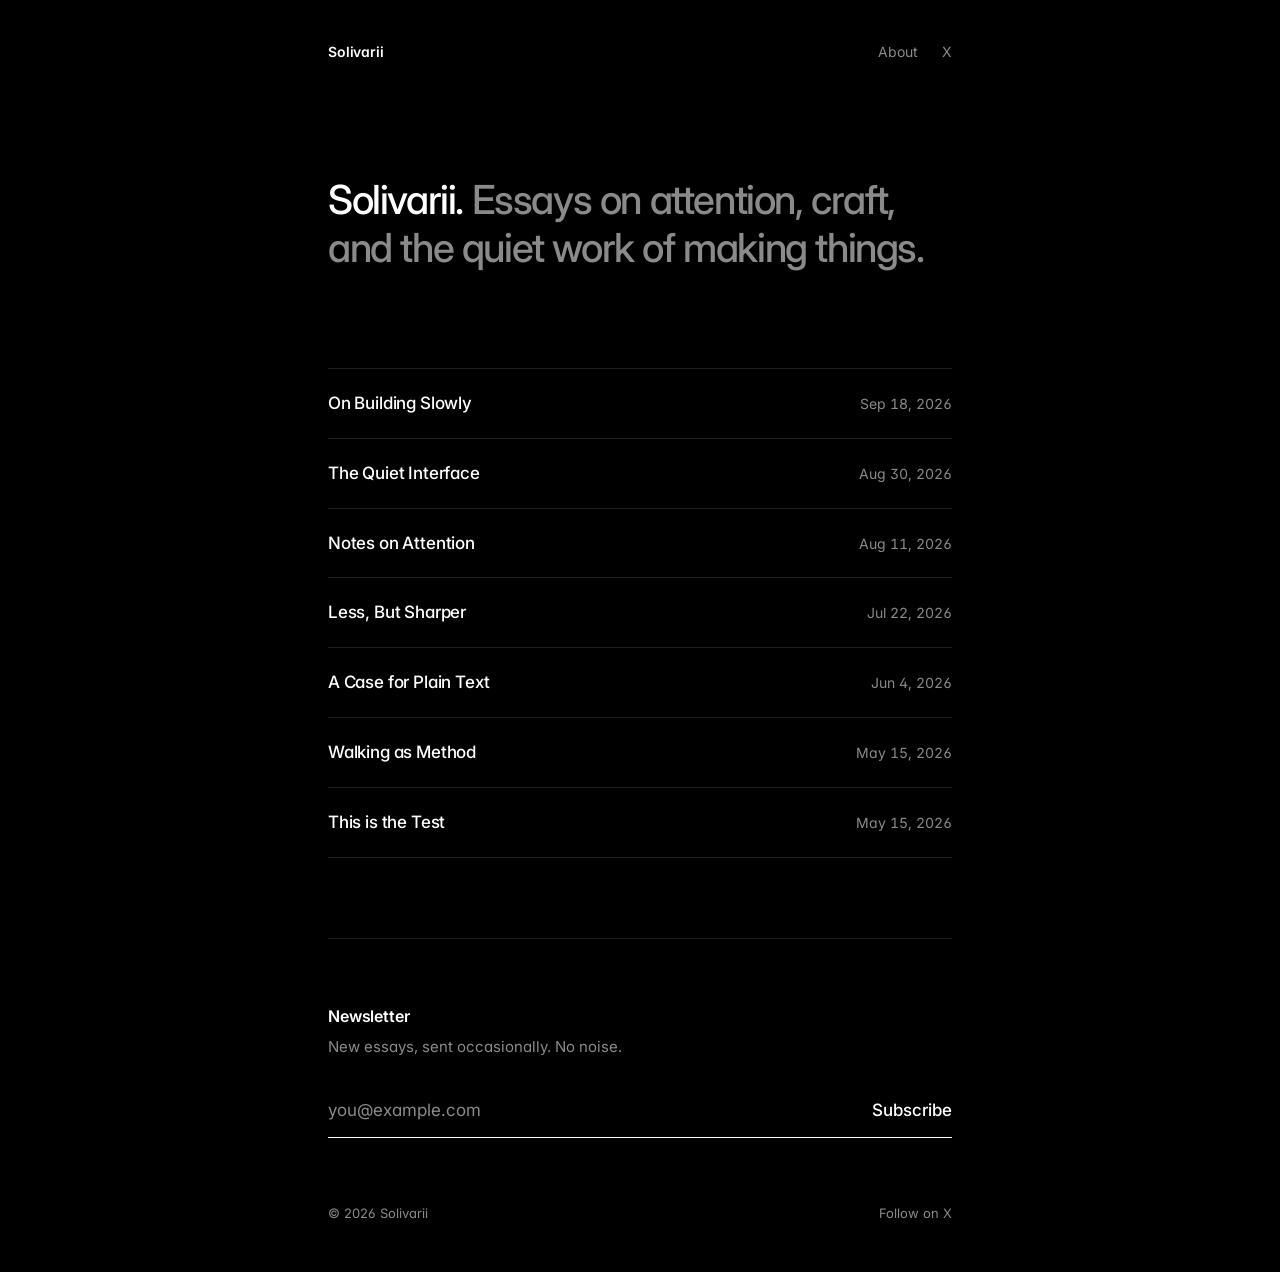
<file: index.html>
<!doctype html>
<html lang="en">
<head>
<meta charset="utf-8">
<meta name="viewport" content="width=device-width, initial-scale=1">
<title>Solivarii</title>
<meta name="description" content="Essays on attention, craft, and the quiet work of making things.">
<meta name="theme-color" content="#000000">
<link rel="preconnect" href="https://fonts.googleapis.com">
<link rel="preconnect" href="https://fonts.gstatic.com" crossorigin>
<link rel="stylesheet" href="https://fonts.googleapis.com/css2?family=Inter:wght@400;500;600&display=swap">
<link rel="stylesheet" href="style.css">
</head>
<body>
<div class="wrap">
<header class="site-header">
<a class="wordmark" href="index.html">Solivarii</a>
<nav class="site-nav">
<a href="about.html">About</a>
<a href="https://x.com/solivarii" rel="me noopener" target="_blank">X</a>
</nav>
</header>
<main>
<h1 class="intro">Solivarii. <span>Essays on attention, craft, and the quiet work of making things.</span></h1>
<ul class="post-list">
<li><a href="posts/on-building-slowly.html"><span class="title">On Building Slowly</span><time datetime="2026-09-18">Sep 18, 2026</time></a></li>
<li><a href="posts/the-quiet-interface.html"><span class="title">The Quiet Interface</span><time datetime="2026-08-30">Aug 30, 2026</time></a></li>
<li><a href="posts/notes-on-attention.html"><span class="title">Notes on Attention</span><time datetime="2026-08-11">Aug 11, 2026</time></a></li>
<li><a href="posts/less-but-sharper.html"><span class="title">Less, But Sharper</span><time datetime="2026-07-22">Jul 22, 2026</time></a></li>
<li><a href="posts/a-case-for-plain-text.html"><span class="title">A Case for Plain Text</span><time datetime="2026-06-04">Jun 4, 2026</time></a></li>
<li><a href="posts/walking-as-method.html"><span class="title">Walking as Method</span><time datetime="2026-05-15">May 15, 2026</time></a></li>
<li><a href="posts/this-is-the-test.html"><span class="title">This is the Test</span><time datetime="2026-05-15">May 15, 2026</time></a></li>
</ul>
</main>
<footer class="site-footer">
<section class="newsletter" id="newsletter">
<h2>Newsletter</h2>
<p>New essays, sent occasionally. No noise.</p>
<form method="post" action="https://listmonk.example.com/subscription/form">
<input type="hidden" name="nonce">
<input type="hidden" name="l" value="00000000-0000-0000-0000-000000000000">
<label class="visually-hidden" for="email">Email address</label>
<input id="email" type="email" name="email" placeholder="you@example.com" required autocomplete="email">
<button type="submit">Subscribe</button>
</form>
</section>
<div class="colophon">
<span>&copy; 2026 Solivarii</span>
<a href="https://x.com/solivarii" rel="me noopener" target="_blank">Follow on X</a>
</div>
</footer>
</div>
</body>
</html>
</file>
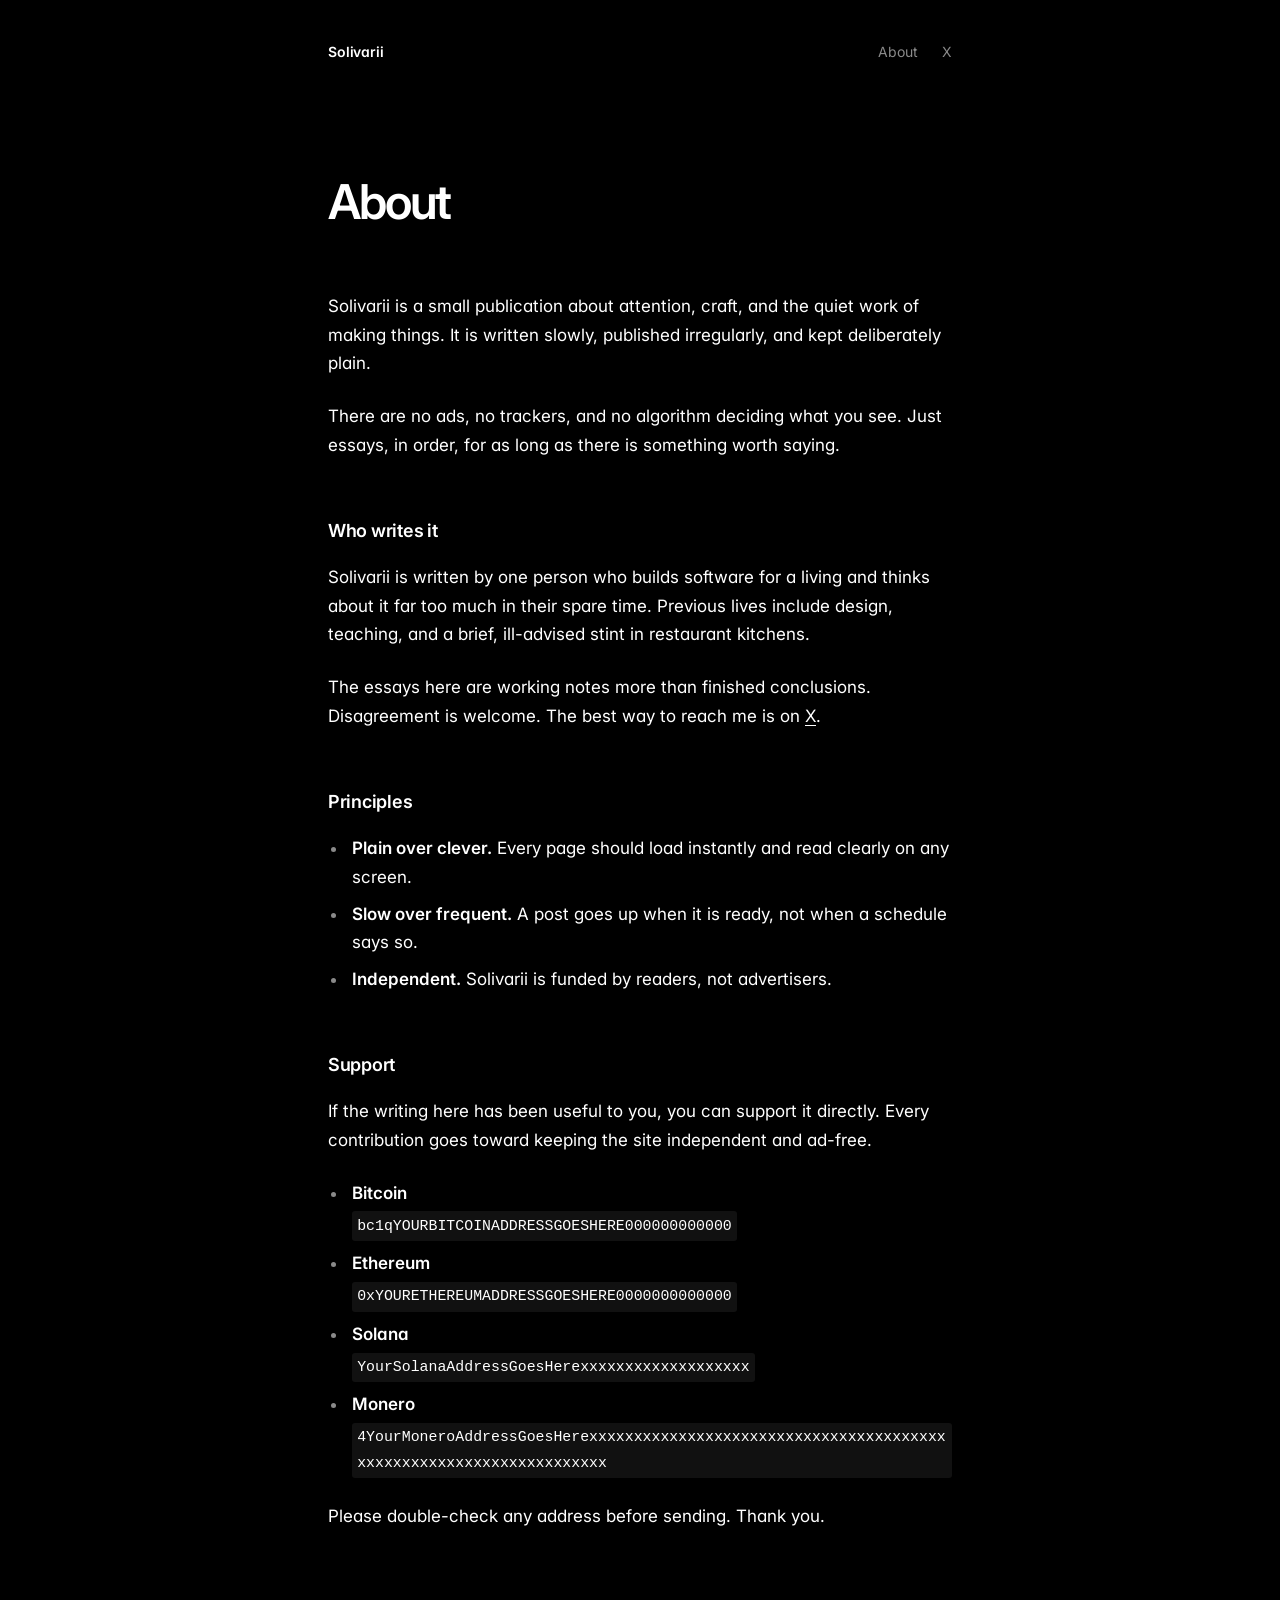
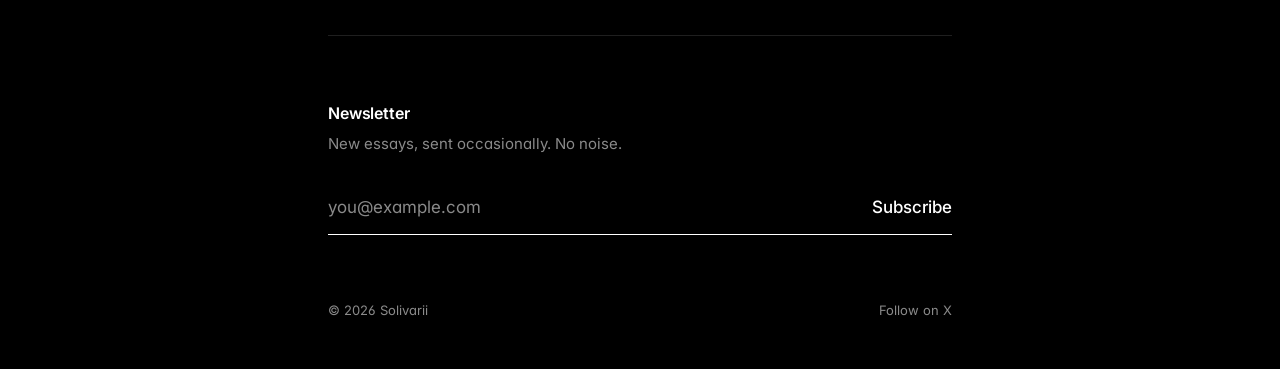
<file: about.html>
<!doctype html>
<html lang="en">
<head>
<meta charset="utf-8">
<meta name="viewport" content="width=device-width, initial-scale=1">
<title>About — Solivarii</title>
<meta name="description" content="What Solivarii is, who writes it, and how to support it.">
<meta name="theme-color" content="#000000">
<link rel="preconnect" href="https://fonts.googleapis.com">
<link rel="preconnect" href="https://fonts.gstatic.com" crossorigin>
<link rel="stylesheet" href="https://fonts.googleapis.com/css2?family=Inter:wght@400;500;600&display=swap">
<link rel="stylesheet" href="style.css">
</head>
<body>
<div class="wrap">
<header class="site-header">
<a class="wordmark" href="index.html">Solivarii</a>
<nav class="site-nav">
<a href="about.html">About</a>
<a href="https://x.com/solivarii" rel="me noopener" target="_blank">X</a>
</nav>
</header>
<main>
<article class="post page">
<h1>About</h1>
<p>Solivarii is a small publication about attention, craft, and the quiet work of making things. It is written slowly, published irregularly, and kept deliberately plain.</p>
<p>There are no ads, no trackers, and no algorithm deciding what you see. Just essays, in order, for as long as there is something worth saying.</p>
<h2>Who writes it</h2>
<p>Solivarii is written by one person who builds software for a living and thinks about it far too much in their spare time. Previous lives include design, teaching, and a brief, ill-advised stint in restaurant kitchens.</p>
<p>The essays here are working notes more than finished conclusions. Disagreement is welcome. The best way to reach me is on <a href="https://x.com/solivarii">X</a>.</p>
<h2>Principles</h2>
<ul>
<li><strong>Plain over clever.</strong> Every page should load instantly and read clearly on any screen.</li>
<li><strong>Slow over frequent.</strong> A post goes up when it is ready, not when a schedule says so.</li>
<li><strong>Independent.</strong> Solivarii is funded by readers, not advertisers.</li>
</ul>
<h2>Support</h2>
<p>If the writing here has been useful to you, you can support it directly. Every contribution goes toward keeping the site independent and ad-free.</p>
<ul>
<li><strong>Bitcoin</strong> <code>bc1qYOURBITCOINADDRESSGOESHERE000000000000</code></li>
<li><strong>Ethereum</strong> <code>0xYOURETHEREUMADDRESSGOESHERE0000000000000</code></li>
<li><strong>Solana</strong> <code>YourSolanaAddressGoesHerexxxxxxxxxxxxxxxxxxx</code></li>
<li><strong>Monero</strong> <code>4YourMoneroAddressGoesHerexxxxxxxxxxxxxxxxxxxxxxxxxxxxxxxxxxxxxxxxxxxxxxxxxxxxxxxxxxxxxxxxxxxx</code></li>
</ul>
<p>Please double-check any address before sending. Thank you.</p>
</article>
</main>
<footer class="site-footer">
<section class="newsletter" id="newsletter">
<h2>Newsletter</h2>
<p>New essays, sent occasionally. No noise.</p>
<form method="post" action="https://listmonk.example.com/subscription/form">
<input type="hidden" name="nonce">
<input type="hidden" name="l" value="00000000-0000-0000-0000-000000000000">
<label class="visually-hidden" for="email">Email address</label>
<input id="email" type="email" name="email" placeholder="you@example.com" required autocomplete="email">
<button type="submit">Subscribe</button>
</form>
</section>
<div class="colophon">
<span>&copy; 2026 Solivarii</span>
<a href="https://x.com/solivarii" rel="me noopener" target="_blank">Follow on X</a>
</div>
</footer>
</div>
</body>
</html>
</file>
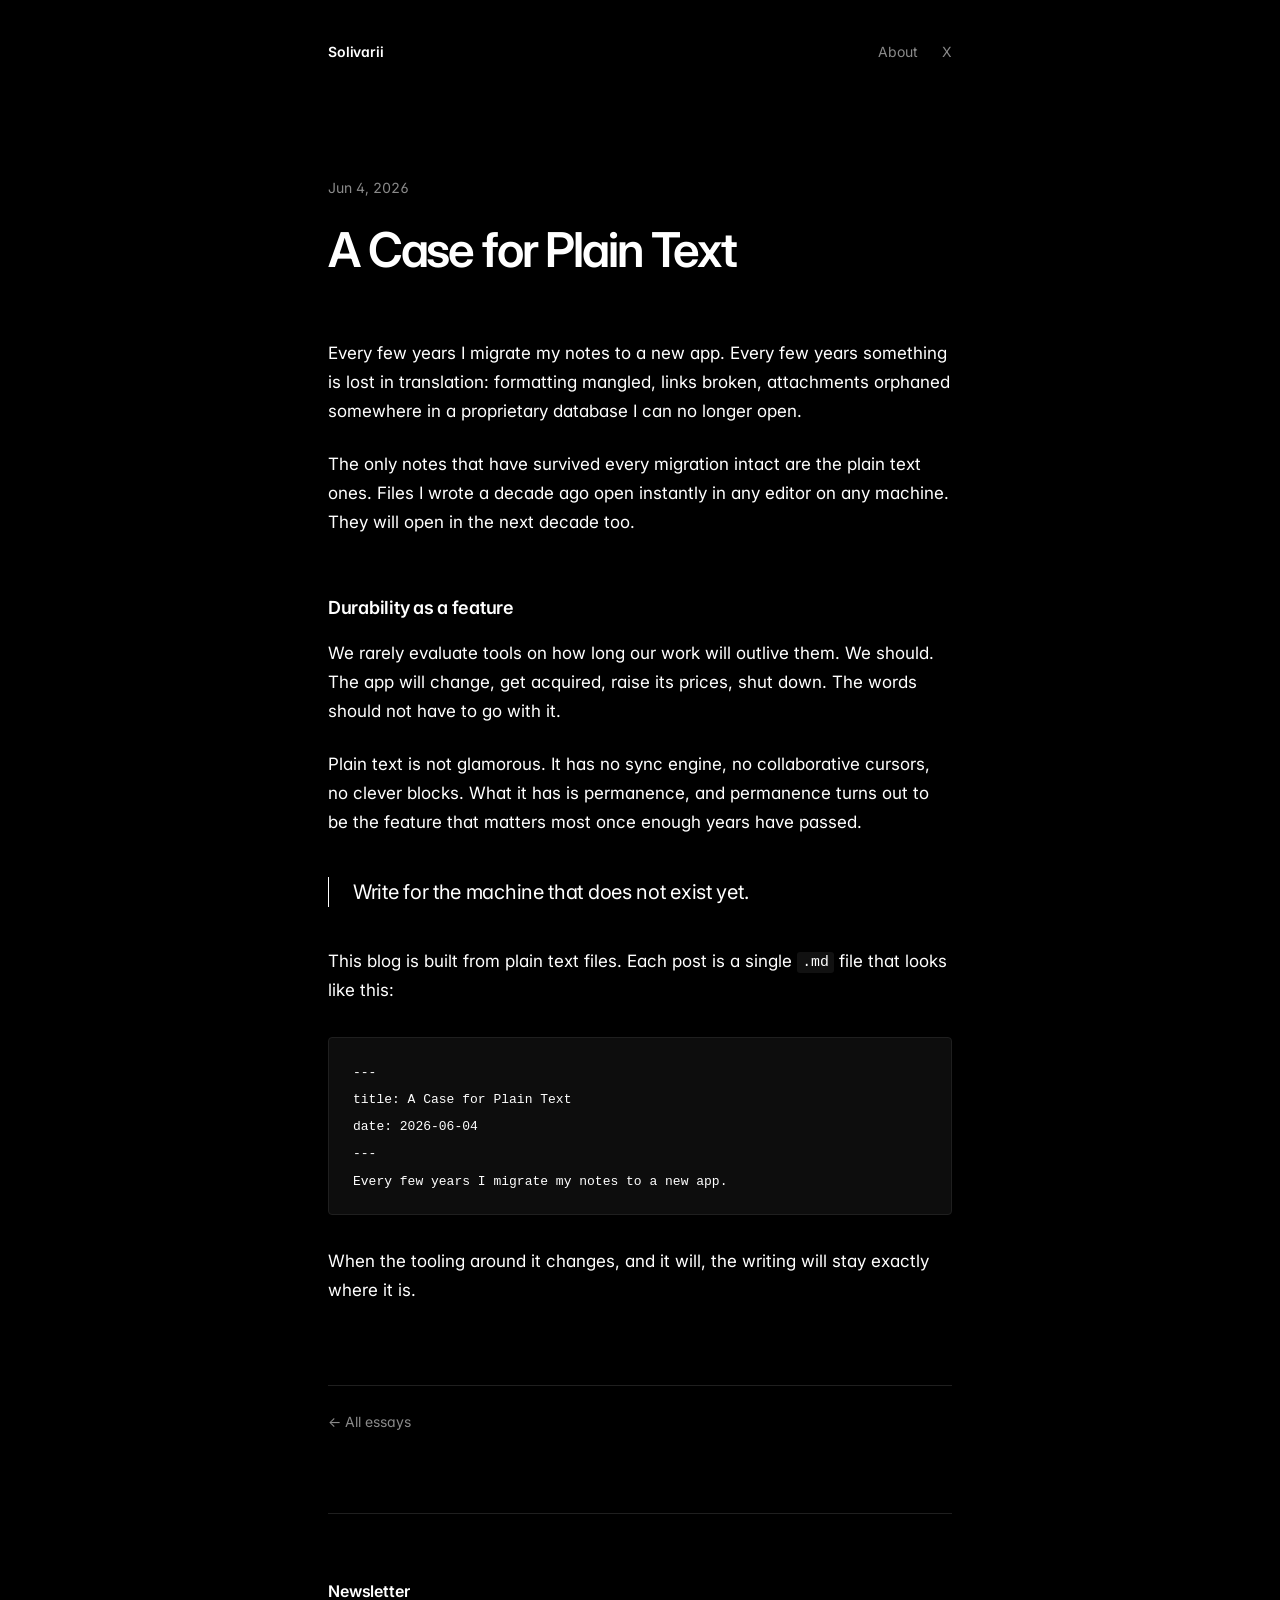
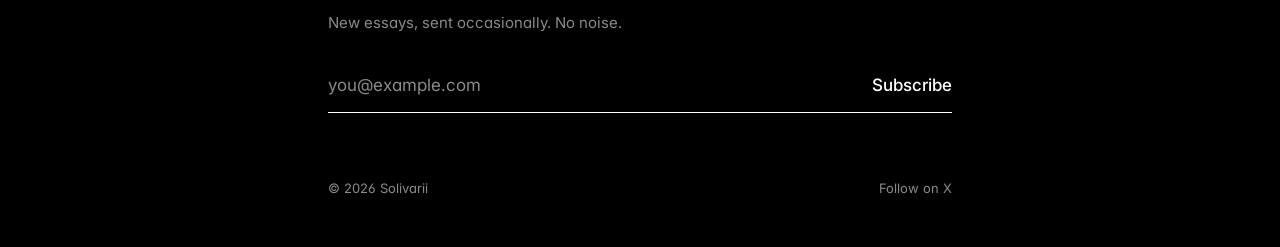
<file: posts/a-case-for-plain-text.html>
<!doctype html>
<html lang="en">
<head>
<meta charset="utf-8">
<meta name="viewport" content="width=device-width, initial-scale=1">
<title>A Case for Plain Text — Solivarii</title>
<meta name="description" content="Essays on attention, craft, and the quiet work of making things.">
<meta name="theme-color" content="#000000">
<link rel="preconnect" href="https://fonts.googleapis.com">
<link rel="preconnect" href="https://fonts.gstatic.com" crossorigin>
<link rel="stylesheet" href="https://fonts.googleapis.com/css2?family=Inter:wght@400;500;600&display=swap">
<link rel="stylesheet" href="../style.css">
</head>
<body>
<div class="wrap">
<header class="site-header">
<a class="wordmark" href="../index.html">Solivarii</a>
<nav class="site-nav">
<a href="../about.html">About</a>
<a href="https://x.com/solivarii" rel="me noopener" target="_blank">X</a>
</nav>
</header>
<main>
<article class="post">
<p class="post-meta"><time datetime="2026-06-04">Jun 4, 2026</time></p>
<h1>A Case for Plain Text</h1>
<p>Every few years I migrate my notes to a new app. Every few years something is lost in translation: formatting mangled, links broken, attachments orphaned somewhere in a proprietary database I can no longer open.</p>
<p>The only notes that have survived every migration intact are the plain text ones. Files I wrote a decade ago open instantly in any editor on any machine. They will open in the next decade too.</p>
<h2>Durability as a feature</h2>
<p>We rarely evaluate tools on how long our work will outlive them. We should. The app will change, get acquired, raise its prices, shut down. The words should not have to go with it.</p>
<p>Plain text is not glamorous. It has no sync engine, no collaborative cursors, no clever blocks. What it has is permanence, and permanence turns out to be the feature that matters most once enough years have passed.</p>
<blockquote>
<p>Write for the machine that does not exist yet.</p>
</blockquote>
<p>This blog is built from plain text files. Each post is a single <code>.md</code> file that looks like this:</p>
<pre><code class="language-markdown">---
title: A Case for Plain Text
date: 2026-06-04
---
Every few years I migrate my notes to a new app.
</code></pre>
<p>When the tooling around it changes, and it will, the writing will stay exactly where it is.</p>
</article>
<nav class="post-nav"><a href="../index.html">&larr; All essays</a></nav>
</main>
<footer class="site-footer">
<section class="newsletter" id="newsletter">
<h2>Newsletter</h2>
<p>New essays, sent occasionally. No noise.</p>
<form method="post" action="https://listmonk.example.com/subscription/form">
<input type="hidden" name="nonce">
<input type="hidden" name="l" value="00000000-0000-0000-0000-000000000000">
<label class="visually-hidden" for="email">Email address</label>
<input id="email" type="email" name="email" placeholder="you@example.com" required autocomplete="email">
<button type="submit">Subscribe</button>
</form>
</section>
<div class="colophon">
<span>&copy; 2026 Solivarii</span>
<a href="https://x.com/solivarii" rel="me noopener" target="_blank">Follow on X</a>
</div>
</footer>
</div>
</body>
</html>
</file>
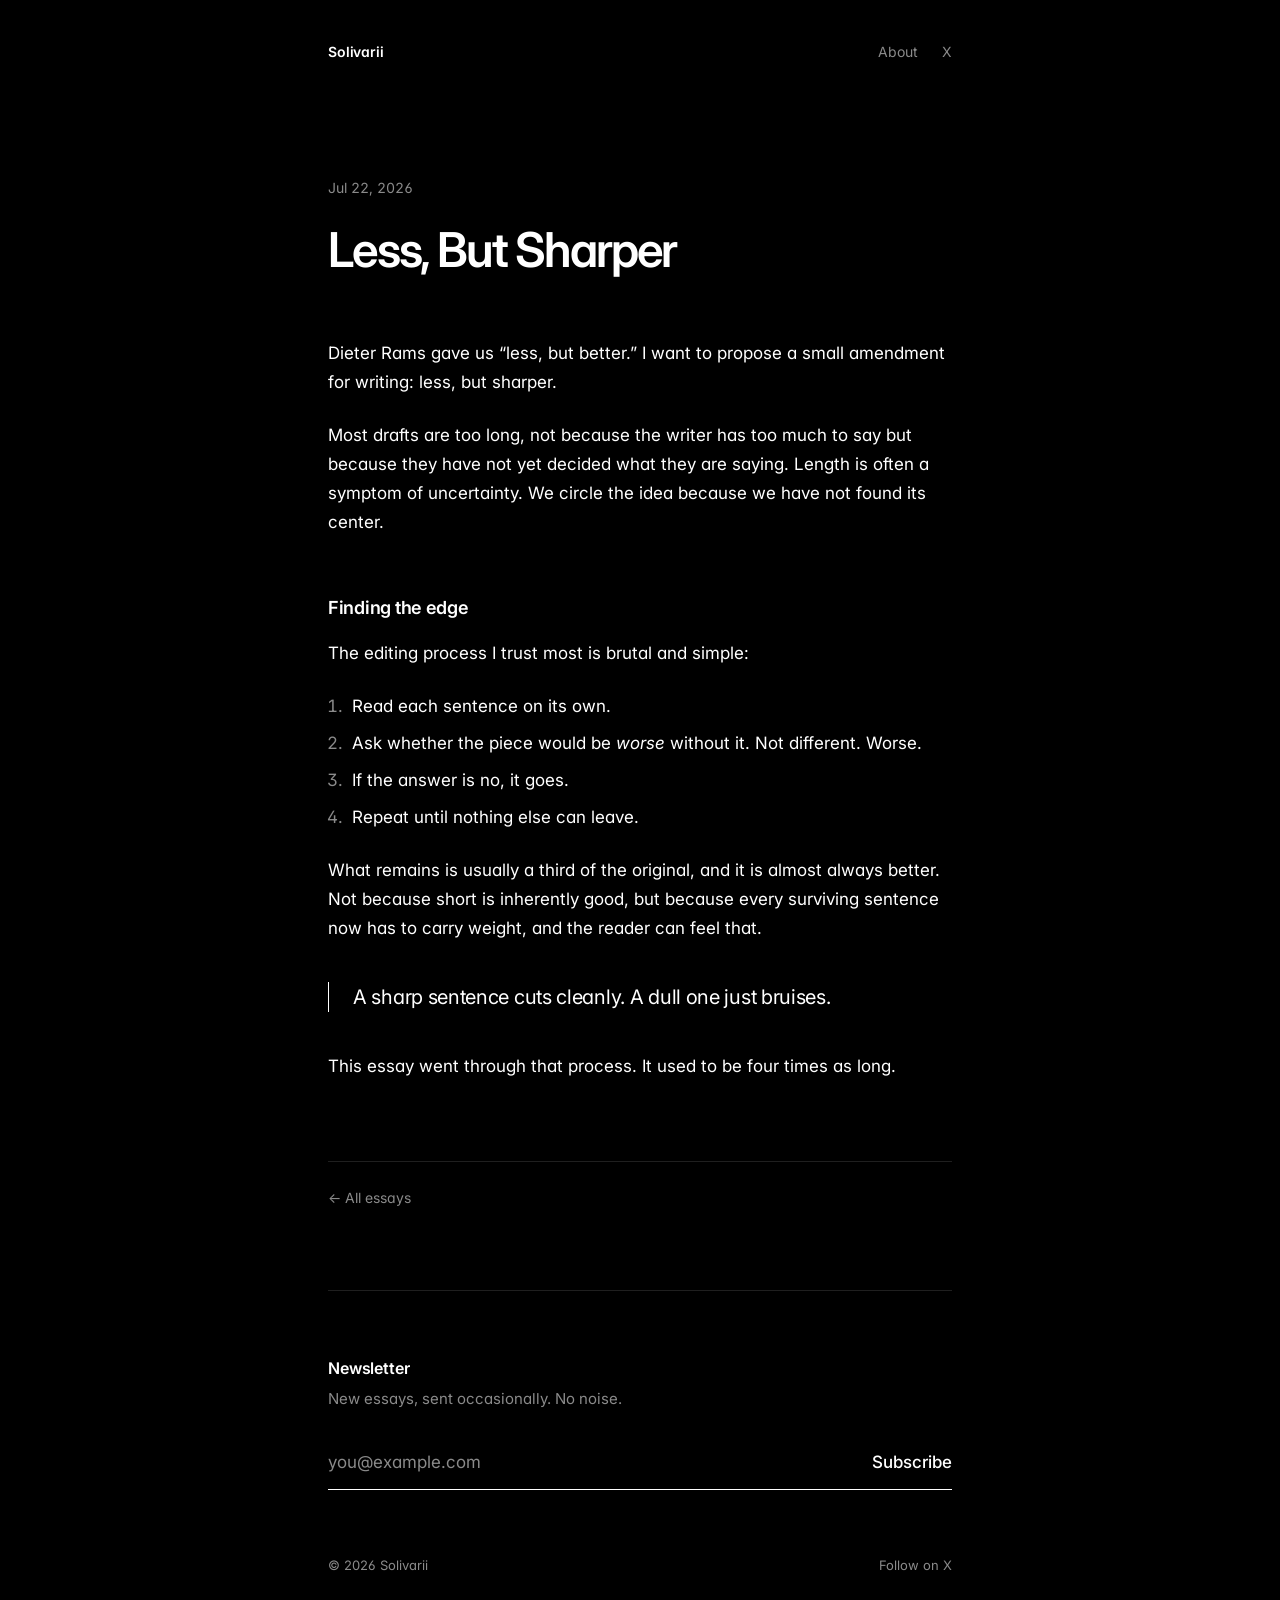
<file: posts/less-but-sharper.html>
<!doctype html>
<html lang="en">
<head>
<meta charset="utf-8">
<meta name="viewport" content="width=device-width, initial-scale=1">
<title>Less, But Sharper — Solivarii</title>
<meta name="description" content="Essays on attention, craft, and the quiet work of making things.">
<meta name="theme-color" content="#000000">
<link rel="preconnect" href="https://fonts.googleapis.com">
<link rel="preconnect" href="https://fonts.gstatic.com" crossorigin>
<link rel="stylesheet" href="https://fonts.googleapis.com/css2?family=Inter:wght@400;500;600&display=swap">
<link rel="stylesheet" href="../style.css">
</head>
<body>
<div class="wrap">
<header class="site-header">
<a class="wordmark" href="../index.html">Solivarii</a>
<nav class="site-nav">
<a href="../about.html">About</a>
<a href="https://x.com/solivarii" rel="me noopener" target="_blank">X</a>
</nav>
</header>
<main>
<article class="post">
<p class="post-meta"><time datetime="2026-07-22">Jul 22, 2026</time></p>
<h1>Less, But Sharper</h1>
<p>Dieter Rams gave us &ldquo;less, but better.&rdquo; I want to propose a small amendment for writing: less, but sharper.</p>
<p>Most drafts are too long, not because the writer has too much to say but because they have not yet decided what they are saying. Length is often a symptom of uncertainty. We circle the idea because we have not found its center.</p>
<h2>Finding the edge</h2>
<p>The editing process I trust most is brutal and simple:</p>
<ol>
<li>Read each sentence on its own.</li>
<li>Ask whether the piece would be <em>worse</em> without it. Not different. Worse.</li>
<li>If the answer is no, it goes.</li>
<li>Repeat until nothing else can leave.</li>
</ol>
<p>What remains is usually a third of the original, and it is almost always better. Not because short is inherently good, but because every surviving sentence now has to carry weight, and the reader can feel that.</p>
<blockquote>
<p>A sharp sentence cuts cleanly. A dull one just bruises.</p>
</blockquote>
<p>This essay went through that process. It used to be four times as long.</p>
</article>
<nav class="post-nav"><a href="../index.html">&larr; All essays</a></nav>
</main>
<footer class="site-footer">
<section class="newsletter" id="newsletter">
<h2>Newsletter</h2>
<p>New essays, sent occasionally. No noise.</p>
<form method="post" action="https://listmonk.example.com/subscription/form">
<input type="hidden" name="nonce">
<input type="hidden" name="l" value="00000000-0000-0000-0000-000000000000">
<label class="visually-hidden" for="email">Email address</label>
<input id="email" type="email" name="email" placeholder="you@example.com" required autocomplete="email">
<button type="submit">Subscribe</button>
</form>
</section>
<div class="colophon">
<span>&copy; 2026 Solivarii</span>
<a href="https://x.com/solivarii" rel="me noopener" target="_blank">Follow on X</a>
</div>
</footer>
</div>
</body>
</html>
</file>
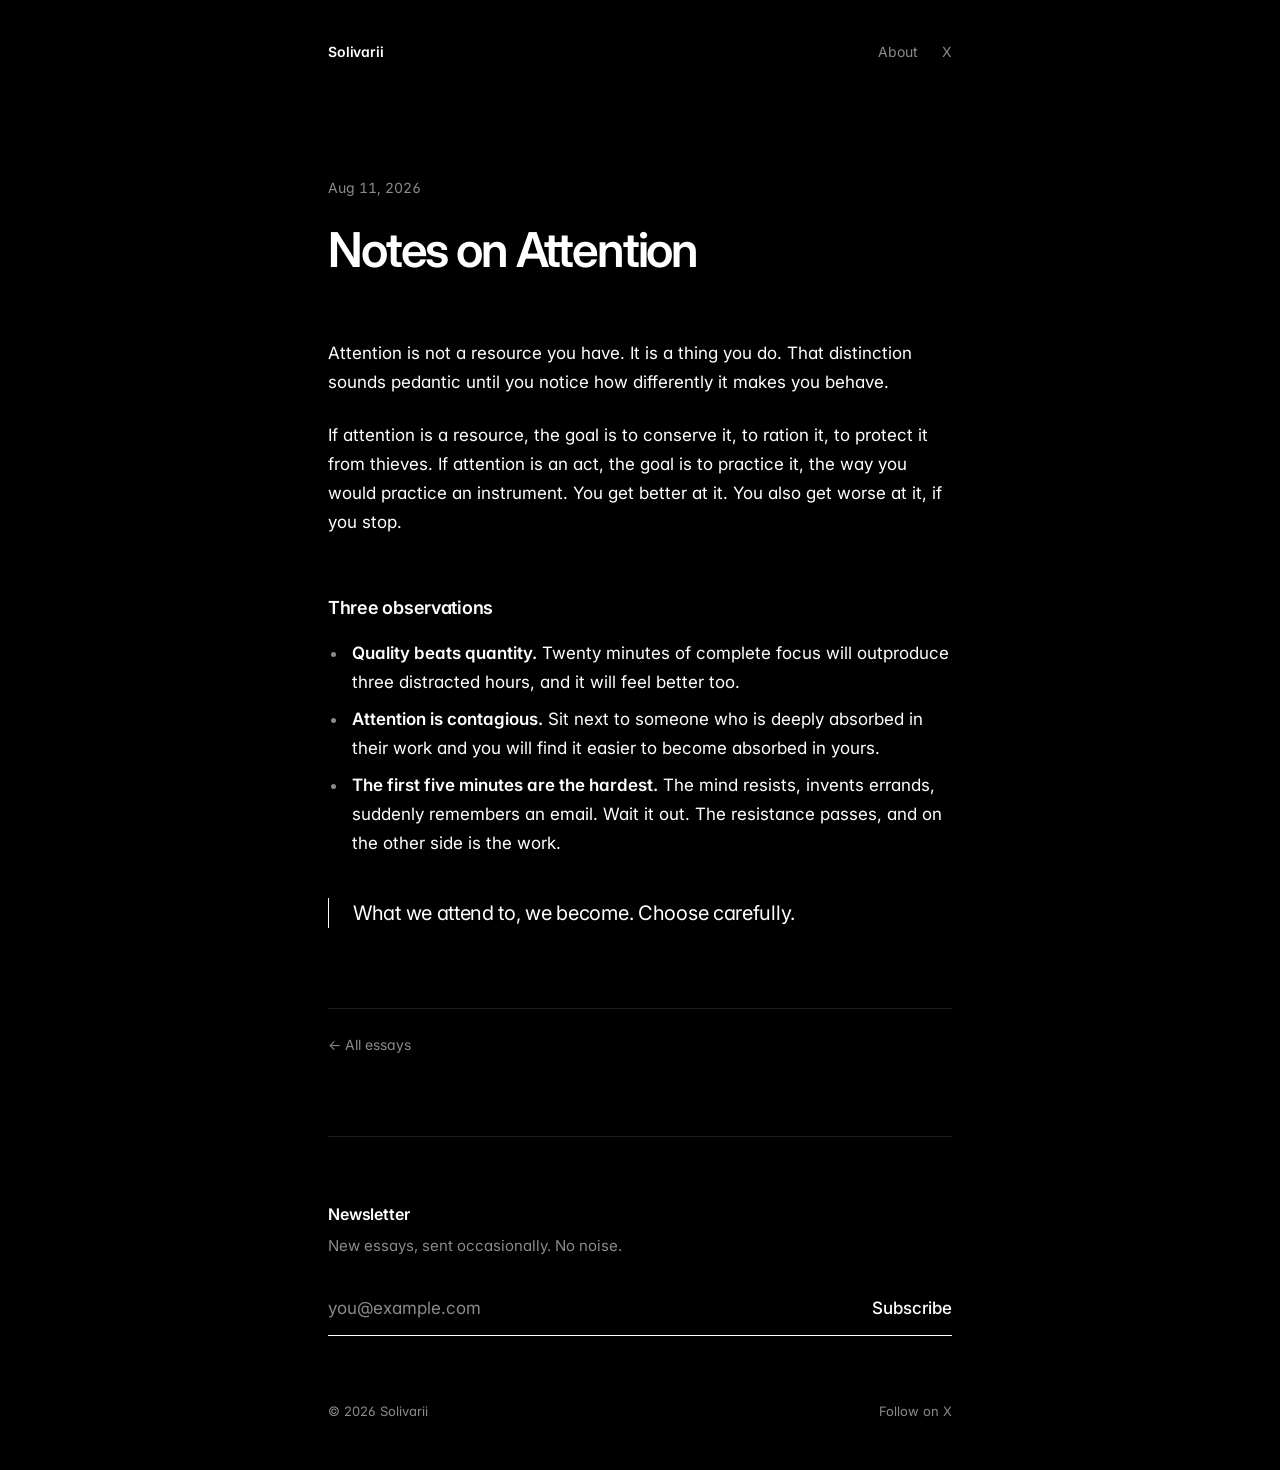
<file: posts/notes-on-attention.html>
<!doctype html>
<html lang="en">
<head>
<meta charset="utf-8">
<meta name="viewport" content="width=device-width, initial-scale=1">
<title>Notes on Attention — Solivarii</title>
<meta name="description" content="Essays on attention, craft, and the quiet work of making things.">
<meta name="theme-color" content="#000000">
<link rel="preconnect" href="https://fonts.googleapis.com">
<link rel="preconnect" href="https://fonts.gstatic.com" crossorigin>
<link rel="stylesheet" href="https://fonts.googleapis.com/css2?family=Inter:wght@400;500;600&display=swap">
<link rel="stylesheet" href="../style.css">
</head>
<body>
<div class="wrap">
<header class="site-header">
<a class="wordmark" href="../index.html">Solivarii</a>
<nav class="site-nav">
<a href="../about.html">About</a>
<a href="https://x.com/solivarii" rel="me noopener" target="_blank">X</a>
</nav>
</header>
<main>
<article class="post">
<p class="post-meta"><time datetime="2026-08-11">Aug 11, 2026</time></p>
<h1>Notes on Attention</h1>
<p>Attention is not a resource you have. It is a thing you do. That distinction sounds pedantic until you notice how differently it makes you behave.</p>
<p>If attention is a resource, the goal is to conserve it, to ration it, to protect it from thieves. If attention is an act, the goal is to practice it, the way you would practice an instrument. You get better at it. You also get worse at it, if you stop.</p>
<h2>Three observations</h2>
<ul>
<li><strong>Quality beats quantity.</strong> Twenty minutes of complete focus will outproduce three distracted hours, and it will feel better too.</li>
<li><strong>Attention is contagious.</strong> Sit next to someone who is deeply absorbed in their work and you will find it easier to become absorbed in yours.</li>
<li><strong>The first five minutes are the hardest.</strong> The mind resists, invents errands, suddenly remembers an email. Wait it out. The resistance passes, and on the other side is the work.</li>
</ul>
<blockquote>
<p>What we attend to, we become. Choose carefully.</p>
</blockquote>
</article>
<nav class="post-nav"><a href="../index.html">&larr; All essays</a></nav>
</main>
<footer class="site-footer">
<section class="newsletter" id="newsletter">
<h2>Newsletter</h2>
<p>New essays, sent occasionally. No noise.</p>
<form method="post" action="https://listmonk.example.com/subscription/form">
<input type="hidden" name="nonce">
<input type="hidden" name="l" value="00000000-0000-0000-0000-000000000000">
<label class="visually-hidden" for="email">Email address</label>
<input id="email" type="email" name="email" placeholder="you@example.com" required autocomplete="email">
<button type="submit">Subscribe</button>
</form>
</section>
<div class="colophon">
<span>&copy; 2026 Solivarii</span>
<a href="https://x.com/solivarii" rel="me noopener" target="_blank">Follow on X</a>
</div>
</footer>
</div>
</body>
</html>
</file>
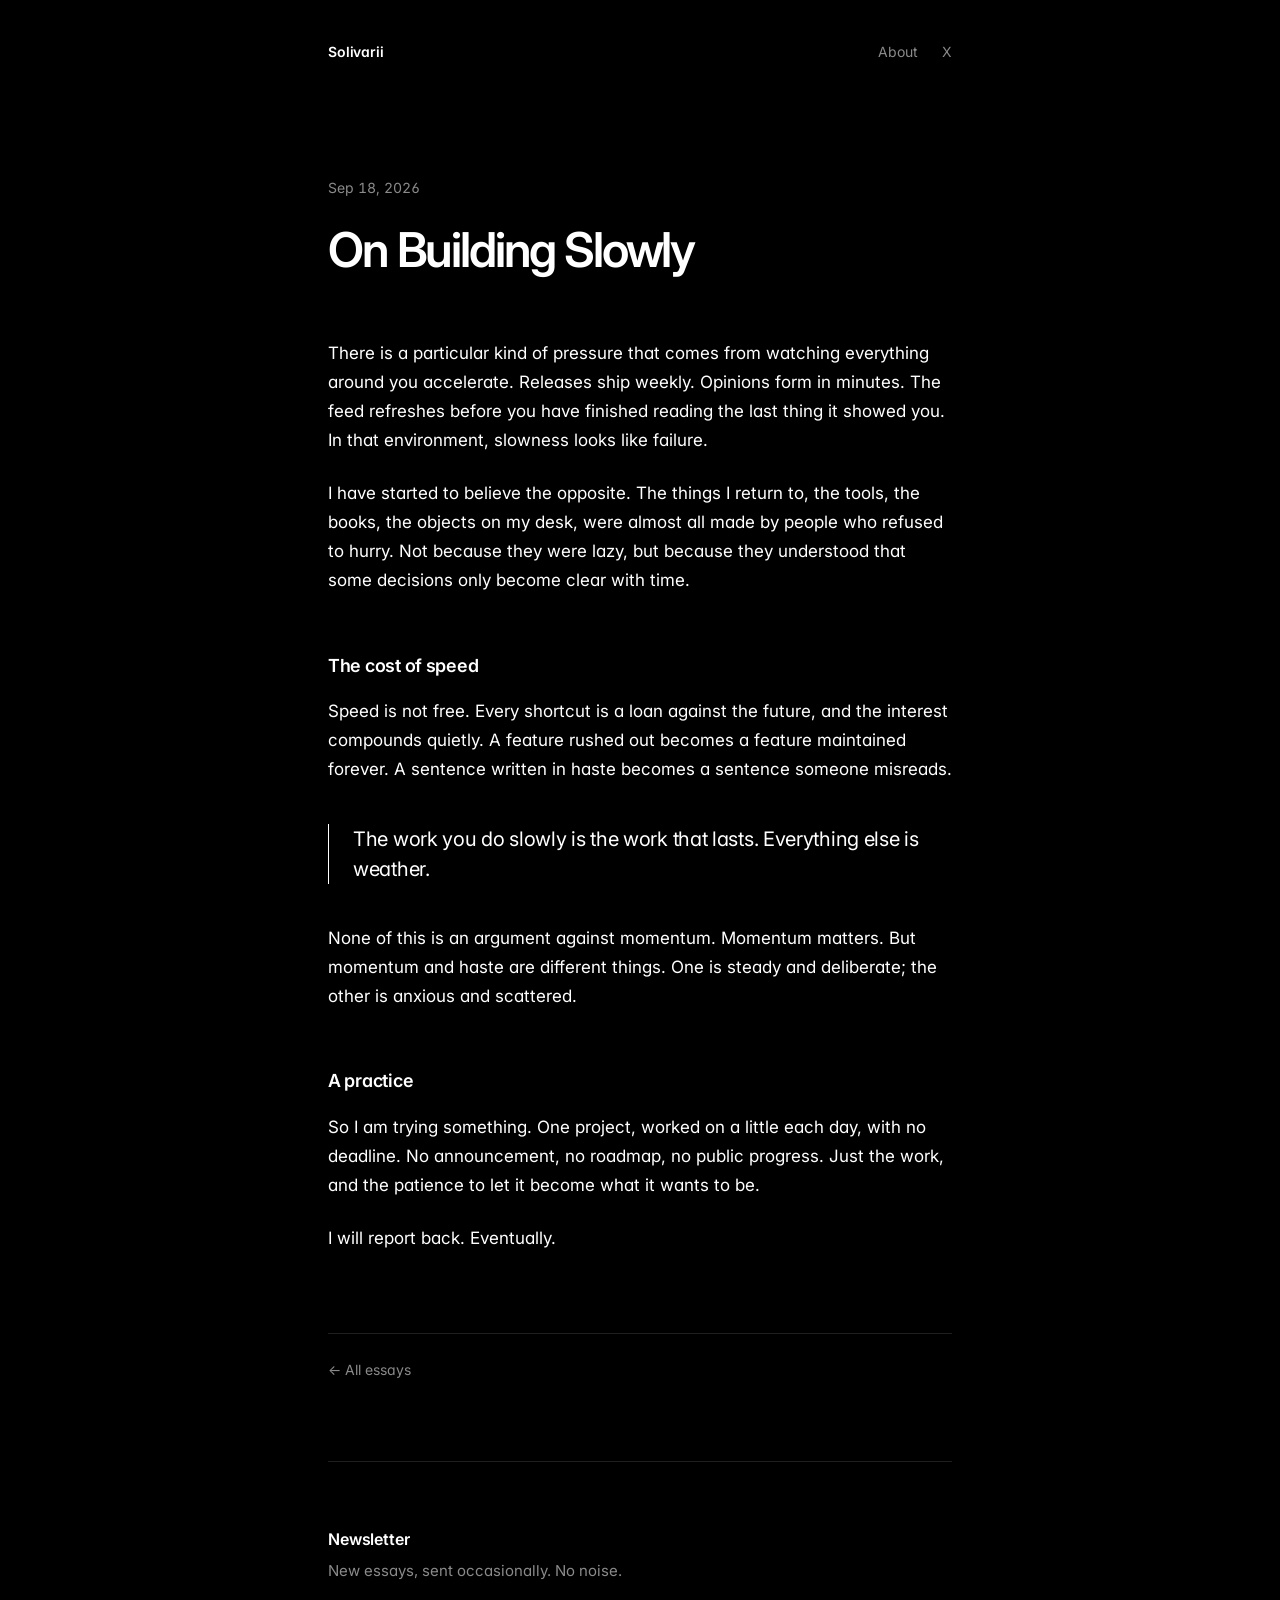
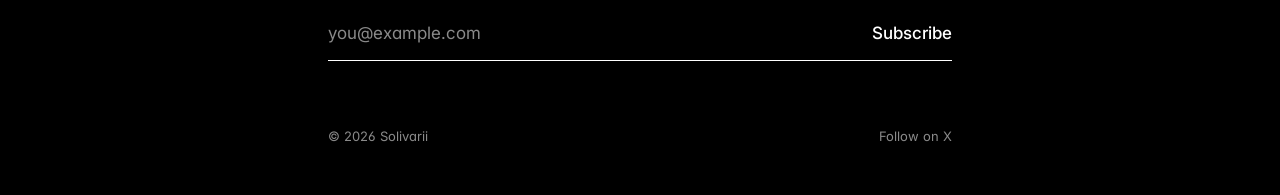
<file: posts/on-building-slowly.html>
<!doctype html>
<html lang="en">
<head>
<meta charset="utf-8">
<meta name="viewport" content="width=device-width, initial-scale=1">
<title>On Building Slowly — Solivarii</title>
<meta name="description" content="Essays on attention, craft, and the quiet work of making things.">
<meta name="theme-color" content="#000000">
<link rel="preconnect" href="https://fonts.googleapis.com">
<link rel="preconnect" href="https://fonts.gstatic.com" crossorigin>
<link rel="stylesheet" href="https://fonts.googleapis.com/css2?family=Inter:wght@400;500;600&display=swap">
<link rel="stylesheet" href="../style.css">
</head>
<body>
<div class="wrap">
<header class="site-header">
<a class="wordmark" href="../index.html">Solivarii</a>
<nav class="site-nav">
<a href="../about.html">About</a>
<a href="https://x.com/solivarii" rel="me noopener" target="_blank">X</a>
</nav>
</header>
<main>
<article class="post">
<p class="post-meta"><time datetime="2026-09-18">Sep 18, 2026</time></p>
<h1>On Building Slowly</h1>
<p>There is a particular kind of pressure that comes from watching everything around you accelerate. Releases ship weekly. Opinions form in minutes. The feed refreshes before you have finished reading the last thing it showed you. In that environment, slowness looks like failure.</p>
<p>I have started to believe the opposite. The things I return to, the tools, the books, the objects on my desk, were almost all made by people who refused to hurry. Not because they were lazy, but because they understood that some decisions only become clear with time.</p>
<h2>The cost of speed</h2>
<p>Speed is not free. Every shortcut is a loan against the future, and the interest compounds quietly. A feature rushed out becomes a feature maintained forever. A sentence written in haste becomes a sentence someone misreads.</p>
<blockquote>
<p>The work you do slowly is the work that lasts. Everything else is weather.</p>
</blockquote>
<p>None of this is an argument against momentum. Momentum matters. But momentum and haste are different things. One is steady and deliberate; the other is anxious and scattered.</p>
<h2>A practice</h2>
<p>So I am trying something. One project, worked on a little each day, with no deadline. No announcement, no roadmap, no public progress. Just the work, and the patience to let it become what it wants to be.</p>
<p>I will report back. Eventually.</p>
</article>
<nav class="post-nav"><a href="../index.html">&larr; All essays</a></nav>
</main>
<footer class="site-footer">
<section class="newsletter" id="newsletter">
<h2>Newsletter</h2>
<p>New essays, sent occasionally. No noise.</p>
<form method="post" action="https://listmonk.example.com/subscription/form">
<input type="hidden" name="nonce">
<input type="hidden" name="l" value="00000000-0000-0000-0000-000000000000">
<label class="visually-hidden" for="email">Email address</label>
<input id="email" type="email" name="email" placeholder="you@example.com" required autocomplete="email">
<button type="submit">Subscribe</button>
</form>
</section>
<div class="colophon">
<span>&copy; 2026 Solivarii</span>
<a href="https://x.com/solivarii" rel="me noopener" target="_blank">Follow on X</a>
</div>
</footer>
</div>
</body>
</html>
</file>
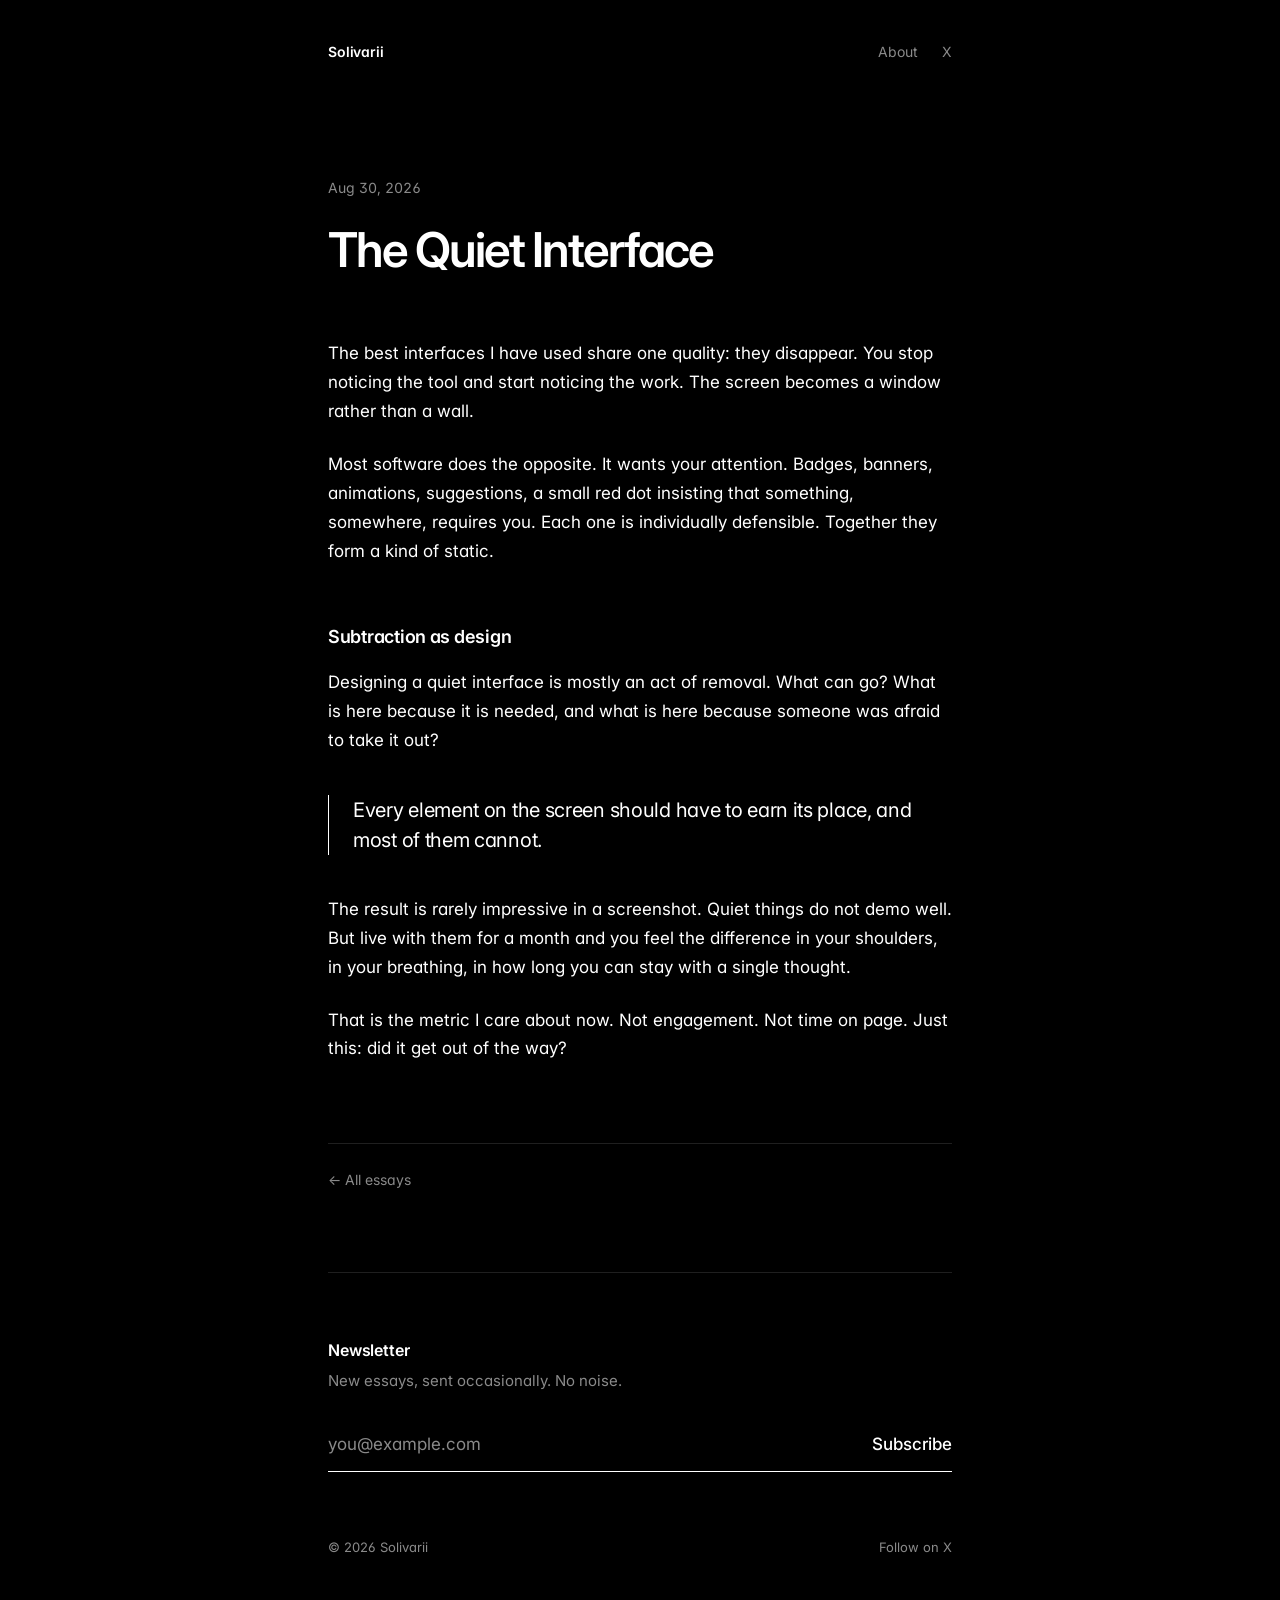
<file: posts/the-quiet-interface.html>
<!doctype html>
<html lang="en">
<head>
<meta charset="utf-8">
<meta name="viewport" content="width=device-width, initial-scale=1">
<title>The Quiet Interface — Solivarii</title>
<meta name="description" content="Essays on attention, craft, and the quiet work of making things.">
<meta name="theme-color" content="#000000">
<link rel="preconnect" href="https://fonts.googleapis.com">
<link rel="preconnect" href="https://fonts.gstatic.com" crossorigin>
<link rel="stylesheet" href="https://fonts.googleapis.com/css2?family=Inter:wght@400;500;600&display=swap">
<link rel="stylesheet" href="../style.css">
</head>
<body>
<div class="wrap">
<header class="site-header">
<a class="wordmark" href="../index.html">Solivarii</a>
<nav class="site-nav">
<a href="../about.html">About</a>
<a href="https://x.com/solivarii" rel="me noopener" target="_blank">X</a>
</nav>
</header>
<main>
<article class="post">
<p class="post-meta"><time datetime="2026-08-30">Aug 30, 2026</time></p>
<h1>The Quiet Interface</h1>
<p>The best interfaces I have used share one quality: they disappear. You stop noticing the tool and start noticing the work. The screen becomes a window rather than a wall.</p>
<p>Most software does the opposite. It wants your attention. Badges, banners, animations, suggestions, a small red dot insisting that something, somewhere, requires you. Each one is individually defensible. Together they form a kind of static.</p>
<h2>Subtraction as design</h2>
<p>Designing a quiet interface is mostly an act of removal. What can go? What is here because it is needed, and what is here because someone was afraid to take it out?</p>
<blockquote>
<p>Every element on the screen should have to earn its place, and most of them cannot.</p>
</blockquote>
<p>The result is rarely impressive in a screenshot. Quiet things do not demo well. But live with them for a month and you feel the difference in your shoulders, in your breathing, in how long you can stay with a single thought.</p>
<p>That is the metric I care about now. Not engagement. Not time on page. Just this: did it get out of the way?</p>
</article>
<nav class="post-nav"><a href="../index.html">&larr; All essays</a></nav>
</main>
<footer class="site-footer">
<section class="newsletter" id="newsletter">
<h2>Newsletter</h2>
<p>New essays, sent occasionally. No noise.</p>
<form method="post" action="https://listmonk.example.com/subscription/form">
<input type="hidden" name="nonce">
<input type="hidden" name="l" value="00000000-0000-0000-0000-000000000000">
<label class="visually-hidden" for="email">Email address</label>
<input id="email" type="email" name="email" placeholder="you@example.com" required autocomplete="email">
<button type="submit">Subscribe</button>
</form>
</section>
<div class="colophon">
<span>&copy; 2026 Solivarii</span>
<a href="https://x.com/solivarii" rel="me noopener" target="_blank">Follow on X</a>
</div>
</footer>
</div>
</body>
</html>
</file>
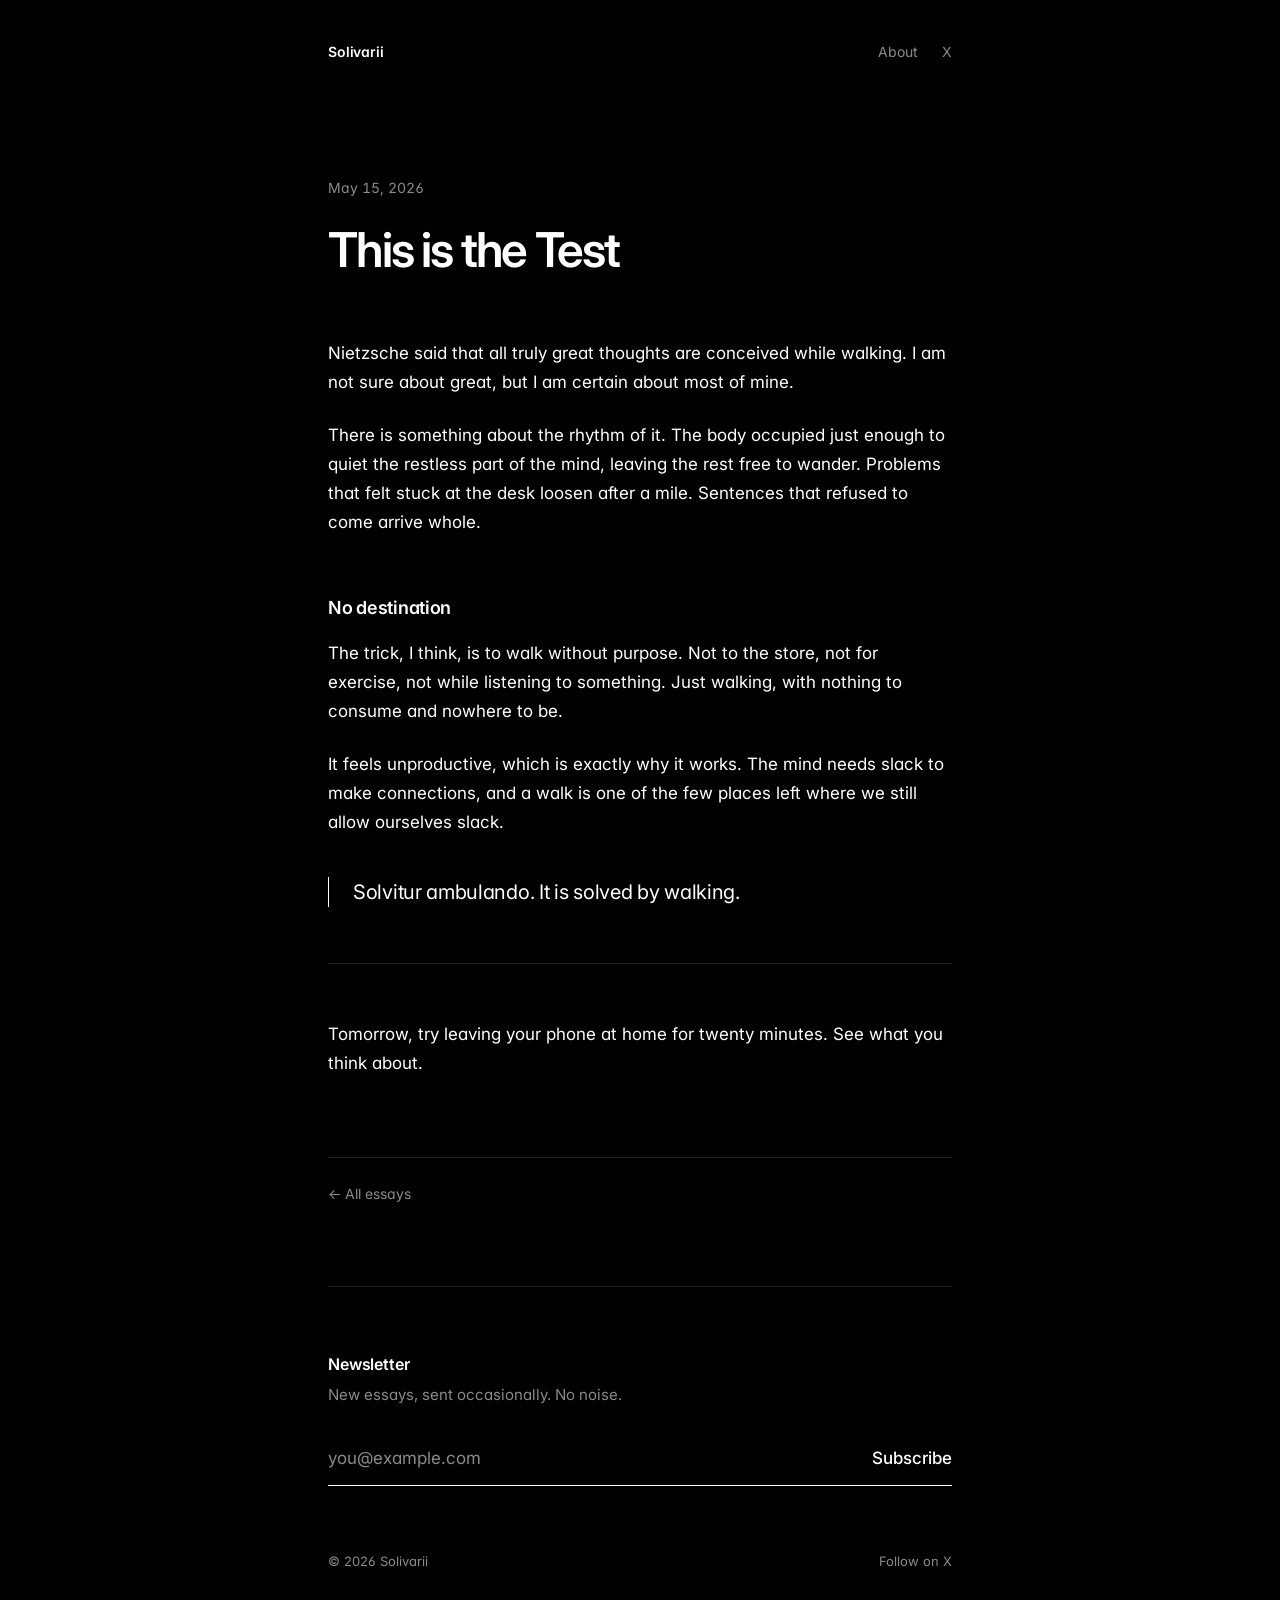
<file: posts/this-is-the-test.html>
<!doctype html>
<html lang="en">
<head>
<meta charset="utf-8">
<meta name="viewport" content="width=device-width, initial-scale=1">
<title>This is the Test — Solivarii</title>
<meta name="description" content="Essays on attention, craft, and the quiet work of making things.">
<meta name="theme-color" content="#000000">
<link rel="preconnect" href="https://fonts.googleapis.com">
<link rel="preconnect" href="https://fonts.gstatic.com" crossorigin>
<link rel="stylesheet" href="https://fonts.googleapis.com/css2?family=Inter:wght@400;500;600&display=swap">
<link rel="stylesheet" href="../style.css">
</head>
<body>
<div class="wrap">
<header class="site-header">
<a class="wordmark" href="../index.html">Solivarii</a>
<nav class="site-nav">
<a href="../about.html">About</a>
<a href="https://x.com/solivarii" rel="me noopener" target="_blank">X</a>
</nav>
</header>
<main>
<article class="post">
<p class="post-meta"><time datetime="2026-05-15">May 15, 2026</time></p>
<h1>This is the Test</h1>
<p>Nietzsche said that all truly great thoughts are conceived while walking. I am not sure about great, but I am certain about most of mine.</p>
<p>There is something about the rhythm of it. The body occupied just enough to quiet the restless part of the mind, leaving the rest free to wander. Problems that felt stuck at the desk loosen after a mile. Sentences that refused to come arrive whole.</p>
<h2>No destination</h2>
<p>The trick, I think, is to walk without purpose. Not to the store, not for exercise, not while listening to something. Just walking, with nothing to consume and nowhere to be.</p>
<p>It feels unproductive, which is exactly why it works. The mind needs slack to make connections, and a walk is one of the few places left where we still allow ourselves slack.</p>
<blockquote>
<p>Solvitur ambulando. It is solved by walking.</p>
</blockquote>
<hr />
<p>Tomorrow, try leaving your phone at home for twenty minutes. See what you think about.</p>
</article>
<nav class="post-nav"><a href="../index.html">&larr; All essays</a></nav>
</main>
<footer class="site-footer">
<section class="newsletter" id="newsletter">
<h2>Newsletter</h2>
<p>New essays, sent occasionally. No noise.</p>
<form method="post" action="https://listmonk.example.com/subscription/form">
<input type="hidden" name="nonce">
<input type="hidden" name="l" value="00000000-0000-0000-0000-000000000000">
<label class="visually-hidden" for="email">Email address</label>
<input id="email" type="email" name="email" placeholder="you@example.com" required autocomplete="email">
<button type="submit">Subscribe</button>
</form>
</section>
<div class="colophon">
<span>&copy; 2026 Solivarii</span>
<a href="https://x.com/solivarii" rel="me noopener" target="_blank">Follow on X</a>
</div>
</footer>
</div>
</body>
</html>
</file>
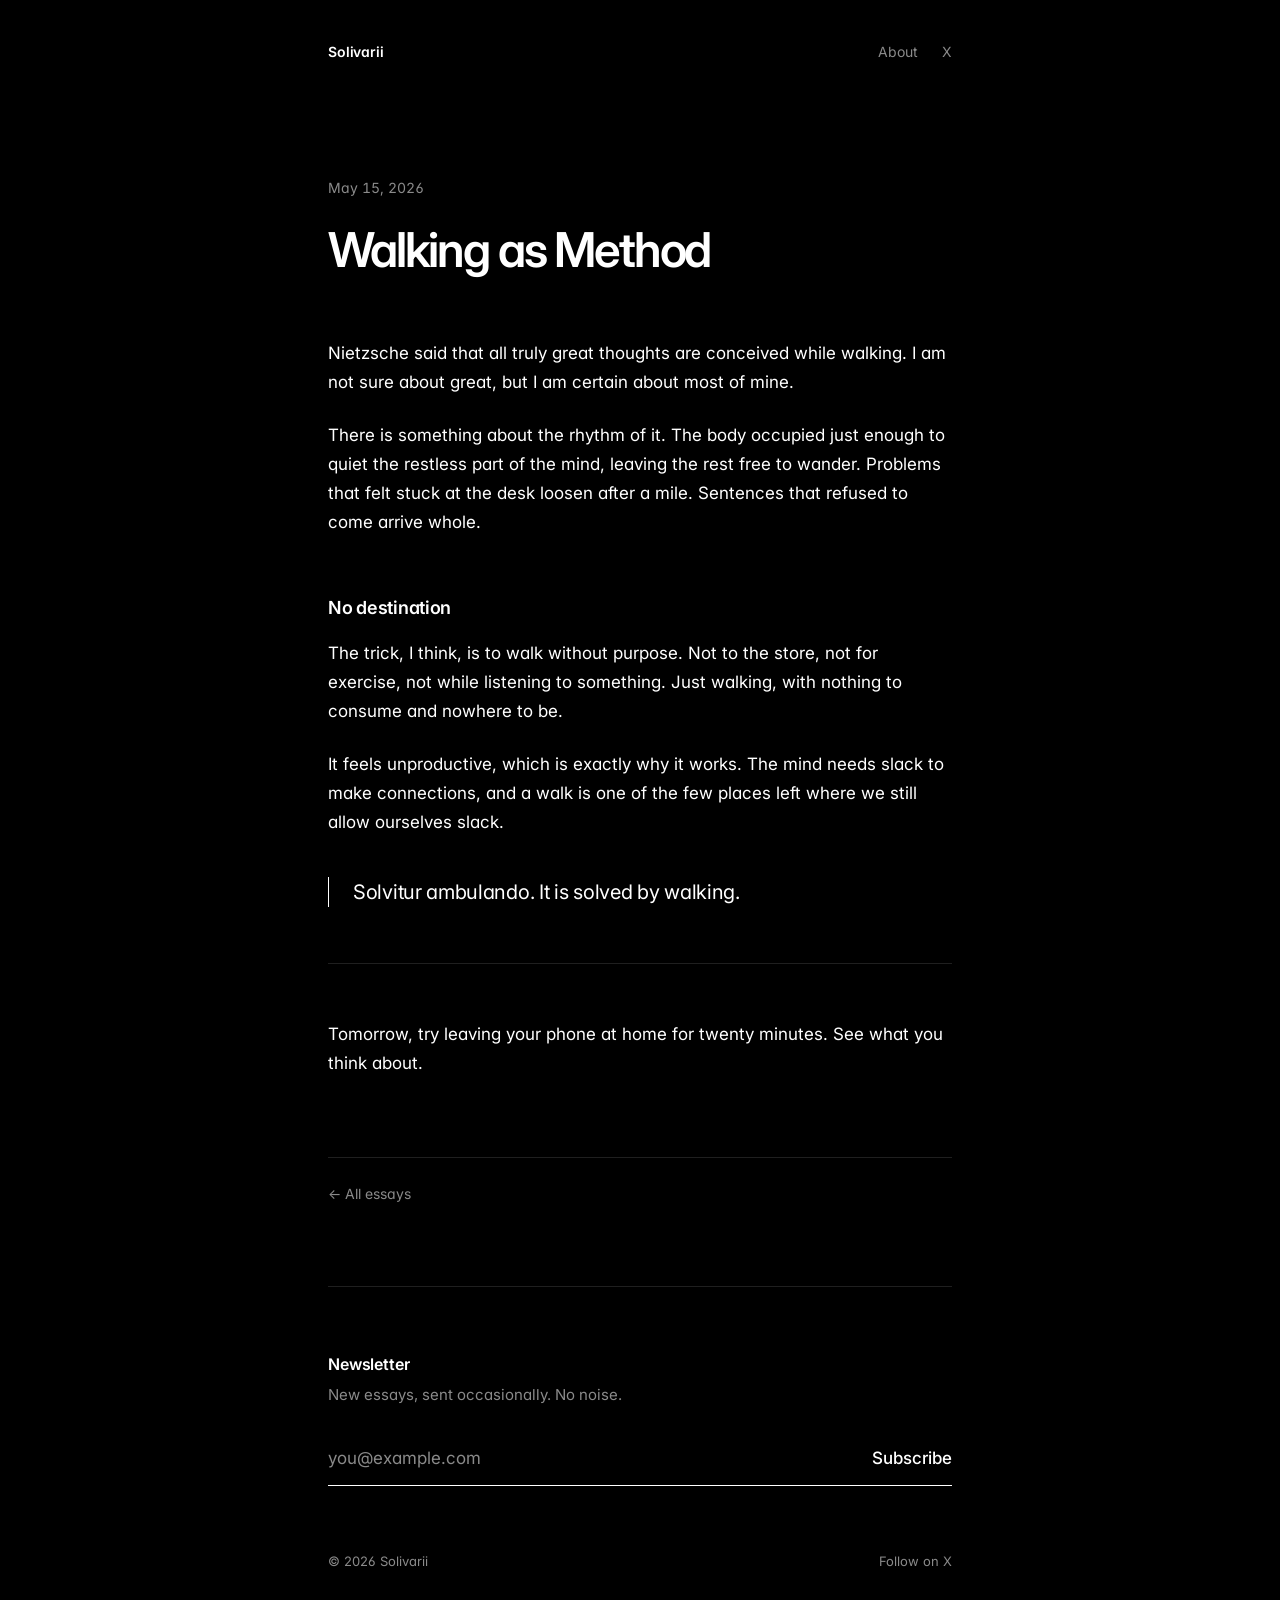
<file: posts/walking-as-method.html>
<!doctype html>
<html lang="en">
<head>
<meta charset="utf-8">
<meta name="viewport" content="width=device-width, initial-scale=1">
<title>Walking as Method — Solivarii</title>
<meta name="description" content="Essays on attention, craft, and the quiet work of making things.">
<meta name="theme-color" content="#000000">
<link rel="preconnect" href="https://fonts.googleapis.com">
<link rel="preconnect" href="https://fonts.gstatic.com" crossorigin>
<link rel="stylesheet" href="https://fonts.googleapis.com/css2?family=Inter:wght@400;500;600&display=swap">
<link rel="stylesheet" href="../style.css">
</head>
<body>
<div class="wrap">
<header class="site-header">
<a class="wordmark" href="../index.html">Solivarii</a>
<nav class="site-nav">
<a href="../about.html">About</a>
<a href="https://x.com/solivarii" rel="me noopener" target="_blank">X</a>
</nav>
</header>
<main>
<article class="post">
<p class="post-meta"><time datetime="2026-05-15">May 15, 2026</time></p>
<h1>Walking as Method</h1>
<p>Nietzsche said that all truly great thoughts are conceived while walking. I am not sure about great, but I am certain about most of mine.</p>
<p>There is something about the rhythm of it. The body occupied just enough to quiet the restless part of the mind, leaving the rest free to wander. Problems that felt stuck at the desk loosen after a mile. Sentences that refused to come arrive whole.</p>
<h2>No destination</h2>
<p>The trick, I think, is to walk without purpose. Not to the store, not for exercise, not while listening to something. Just walking, with nothing to consume and nowhere to be.</p>
<p>It feels unproductive, which is exactly why it works. The mind needs slack to make connections, and a walk is one of the few places left where we still allow ourselves slack.</p>
<blockquote>
<p>Solvitur ambulando. It is solved by walking.</p>
</blockquote>
<hr />
<p>Tomorrow, try leaving your phone at home for twenty minutes. See what you think about.</p>
</article>
<nav class="post-nav"><a href="../index.html">&larr; All essays</a></nav>
</main>
<footer class="site-footer">
<section class="newsletter" id="newsletter">
<h2>Newsletter</h2>
<p>New essays, sent occasionally. No noise.</p>
<form method="post" action="https://listmonk.example.com/subscription/form">
<input type="hidden" name="nonce">
<input type="hidden" name="l" value="00000000-0000-0000-0000-000000000000">
<label class="visually-hidden" for="email">Email address</label>
<input id="email" type="email" name="email" placeholder="you@example.com" required autocomplete="email">
<button type="submit">Subscribe</button>
</form>
</section>
<div class="colophon">
<span>&copy; 2026 Solivarii</span>
<a href="https://x.com/solivarii" rel="me noopener" target="_blank">Follow on X</a>
</div>
</footer>
</div>
</body>
</html>
</file>
<file: style.css>
/* Solivarii — dark, minimal, text-first */

:root {
  --bg: #000;
  --fg: #fff;
  --muted: #8a8a8a;
  --line: #1f1f1f;
  --measure: 42rem;
  color-scheme: dark;
}

*,
*::before,
*::after {
  box-sizing: border-box;
}

html {
  background: var(--bg);
  -webkit-text-size-adjust: 100%;
}

body {
  margin: 0;
  background: var(--bg);
  color: var(--fg);
  font-family: "Inter", ui-sans-serif, system-ui, -apple-system, "Segoe UI", Helvetica, Arial, sans-serif;
  font-size: 1.0625rem;
  line-height: 1.7;
  font-feature-settings: "ss01", "cv11";
  -webkit-font-smoothing: antialiased;
  -moz-osx-font-smoothing: grayscale;
  text-rendering: optimizeLegibility;
}

::selection {
  background: var(--fg);
  color: var(--bg);
}

a {
  color: inherit;
  text-decoration: none;
}

.wrap {
  max-width: var(--measure);
  margin: 0 auto;
  padding: 0 1.5rem;
}

/* Header */

.site-header {
  display: flex;
  justify-content: space-between;
  align-items: baseline;
  padding-block: 2.5rem 0;
  font-size: 0.875rem;
}

.wordmark {
  font-weight: 600;
  letter-spacing: -0.01em;
}

.site-nav {
  display: flex;
  gap: 1.5rem;
  color: var(--muted);
}

.site-nav a:hover,
.site-nav a:focus-visible {
  color: var(--fg);
}

main {
  padding-block: 7rem 5rem;
}

/* Home */

.intro {
  font-size: clamp(1.75rem, 5vw, 2.5rem);
  font-weight: 500;
  line-height: 1.2;
  letter-spacing: -0.035em;
  margin: 0 0 6rem;
}

.intro span {
  color: var(--muted);
}

.post-list {
  list-style: none;
  margin: 0;
  padding: 0;
  border-top: 1px solid var(--line);
}

.post-list li {
  border-bottom: 1px solid var(--line);
}

.post-list a {
  display: flex;
  justify-content: space-between;
  align-items: baseline;
  gap: 2rem;
  padding-block: 1.25rem;
  transition: opacity 0.2s ease;
}

.post-list:hover a {
  opacity: 0.4;
}

.post-list a:hover,
.post-list a:focus-visible {
  opacity: 1;
}

.post-list .title {
  font-weight: 500;
  letter-spacing: -0.01em;
}

.post-list time {
  flex-shrink: 0;
  color: var(--muted);
  font-size: 0.875rem;
  font-variant-numeric: tabular-nums;
}

/* Post */

.post-meta {
  color: var(--muted);
  font-size: 0.875rem;
  font-variant-numeric: tabular-nums;
  margin: 0 0 1rem;
}

.post h1 {
  font-size: clamp(2rem, 6vw, 3rem);
  font-weight: 600;
  line-height: 1.08;
  letter-spacing: -0.045em;
  margin: 0 0 4rem;
}

.post h2 {
  font-size: 1.125rem;
  font-weight: 600;
  letter-spacing: -0.015em;
  margin: 3.5rem 0 1rem;
}

.post p {
  margin: 0 0 1.5rem;
}

.post blockquote {
  margin: 2.5rem 0;
  padding: 0 0 0 1.5rem;
  border-left: 1px solid var(--fg);
  font-size: 1.25rem;
  line-height: 1.5;
  letter-spacing: -0.015em;
}

.post blockquote p {
  margin: 0;
}

.post a {
  text-decoration: underline;
  text-decoration-thickness: 1px;
  text-underline-offset: 0.2em;
}

.post h3 {
  font-size: 1rem;
  font-weight: 600;
  margin: 2.5rem 0 0.75rem;
}

.post strong {
  font-weight: 600;
}

.post ul,
.post ol {
  margin: 0 0 1.5rem;
  padding-left: 1.25rem;
}

.post li {
  margin-bottom: 0.5rem;
  padding-left: 0.25rem;
}

.post li::marker {
  color: var(--muted);
  font-variant-numeric: tabular-nums;
}

.post code {
  font-family: ui-monospace, "SF Mono", Menlo, Consolas, "Liberation Mono", monospace;
  font-size: 0.875em;
  background: #111;
  padding: 0.15em 0.35em;
  border-radius: 3px;
}

/* "- **Label** `value`" list items: label on top, value below (e.g. donation addresses) */
.post li > strong:first-child + code {
  display: block;
  width: fit-content;
  max-width: 100%;
  margin-top: 0.25rem;
  overflow-wrap: anywhere;
  user-select: all;
}

.post pre {
  margin: 2rem 0;
  padding: 1.25rem 1.5rem;
  background: #0d0d0d;
  border: 1px solid var(--line);
  border-radius: 4px;
  overflow-x: auto;
  line-height: 1.6;
}

.post pre code {
  background: none;
  padding: 0;
  font-size: 0.8125rem;
}

.post hr {
  border: 0;
  border-top: 1px solid var(--line);
  margin: 3.5rem 0;
}

.post img {
  display: block;
  max-width: 100%;
  height: auto;
  margin: 2.5rem 0;
}

.post table {
  display: block;
  overflow-x: auto;
  border-collapse: collapse;
  margin: 2rem 0;
  font-size: 0.9375rem;
}

.post th,
.post td {
  text-align: left;
  padding: 0.6rem 1.5rem 0.6rem 0;
  border-bottom: 1px solid var(--line);
}

.post th {
  font-weight: 600;
}

.post .footnote {
  margin-top: 4rem;
  color: var(--muted);
  font-size: 0.875rem;
}

.post .footnote hr {
  margin: 0 0 1.5rem;
}

.post sup {
  line-height: 0;
}

.post-nav {
  margin-top: 5rem;
  padding-top: 1.5rem;
  border-top: 1px solid var(--line);
  font-size: 0.875rem;
  color: var(--muted);
}

.post-nav a:hover {
  color: var(--fg);
}

/* Newsletter + footer */

.site-footer {
  padding-block: 4rem 3rem;
  border-top: 1px solid var(--line);
}

.newsletter h2 {
  font-size: 1rem;
  font-weight: 600;
  letter-spacing: -0.01em;
  margin: 0 0 0.25rem;
}

.newsletter p {
  color: var(--muted);
  font-size: 0.9375rem;
  margin: 0 0 1.5rem;
}

.newsletter form {
  display: flex;
  border-bottom: 1px solid var(--fg);
}

.newsletter input[type="email"] {
  flex: 1;
  min-width: 0;
  background: transparent;
  border: 0;
  color: var(--fg);
  font: inherit;
  padding: 0.75rem 0;
  outline: none;
}

.newsletter input[type="email"]::placeholder {
  color: var(--muted);
}

.newsletter button {
  background: transparent;
  border: 0;
  color: var(--fg);
  font: inherit;
  font-weight: 500;
  padding: 0.75rem 0 0.75rem 1rem;
  cursor: pointer;
}

.newsletter button:hover,
.newsletter button:focus-visible {
  opacity: 0.6;
}

.colophon {
  display: flex;
  justify-content: space-between;
  margin-top: 4rem;
  color: var(--muted);
  font-size: 0.8125rem;
}

.colophon a:hover {
  color: var(--fg);
}

.visually-hidden {
  position: absolute;
  width: 1px;
  height: 1px;
  overflow: hidden;
  clip: rect(0 0 0 0);
  white-space: nowrap;
}

@media (max-width: 480px) {
  main {
    padding-block: 4.5rem 4rem;
  }

  .post-list a {
    flex-direction: column;
    gap: 0.125rem;
  }
}
</file>
